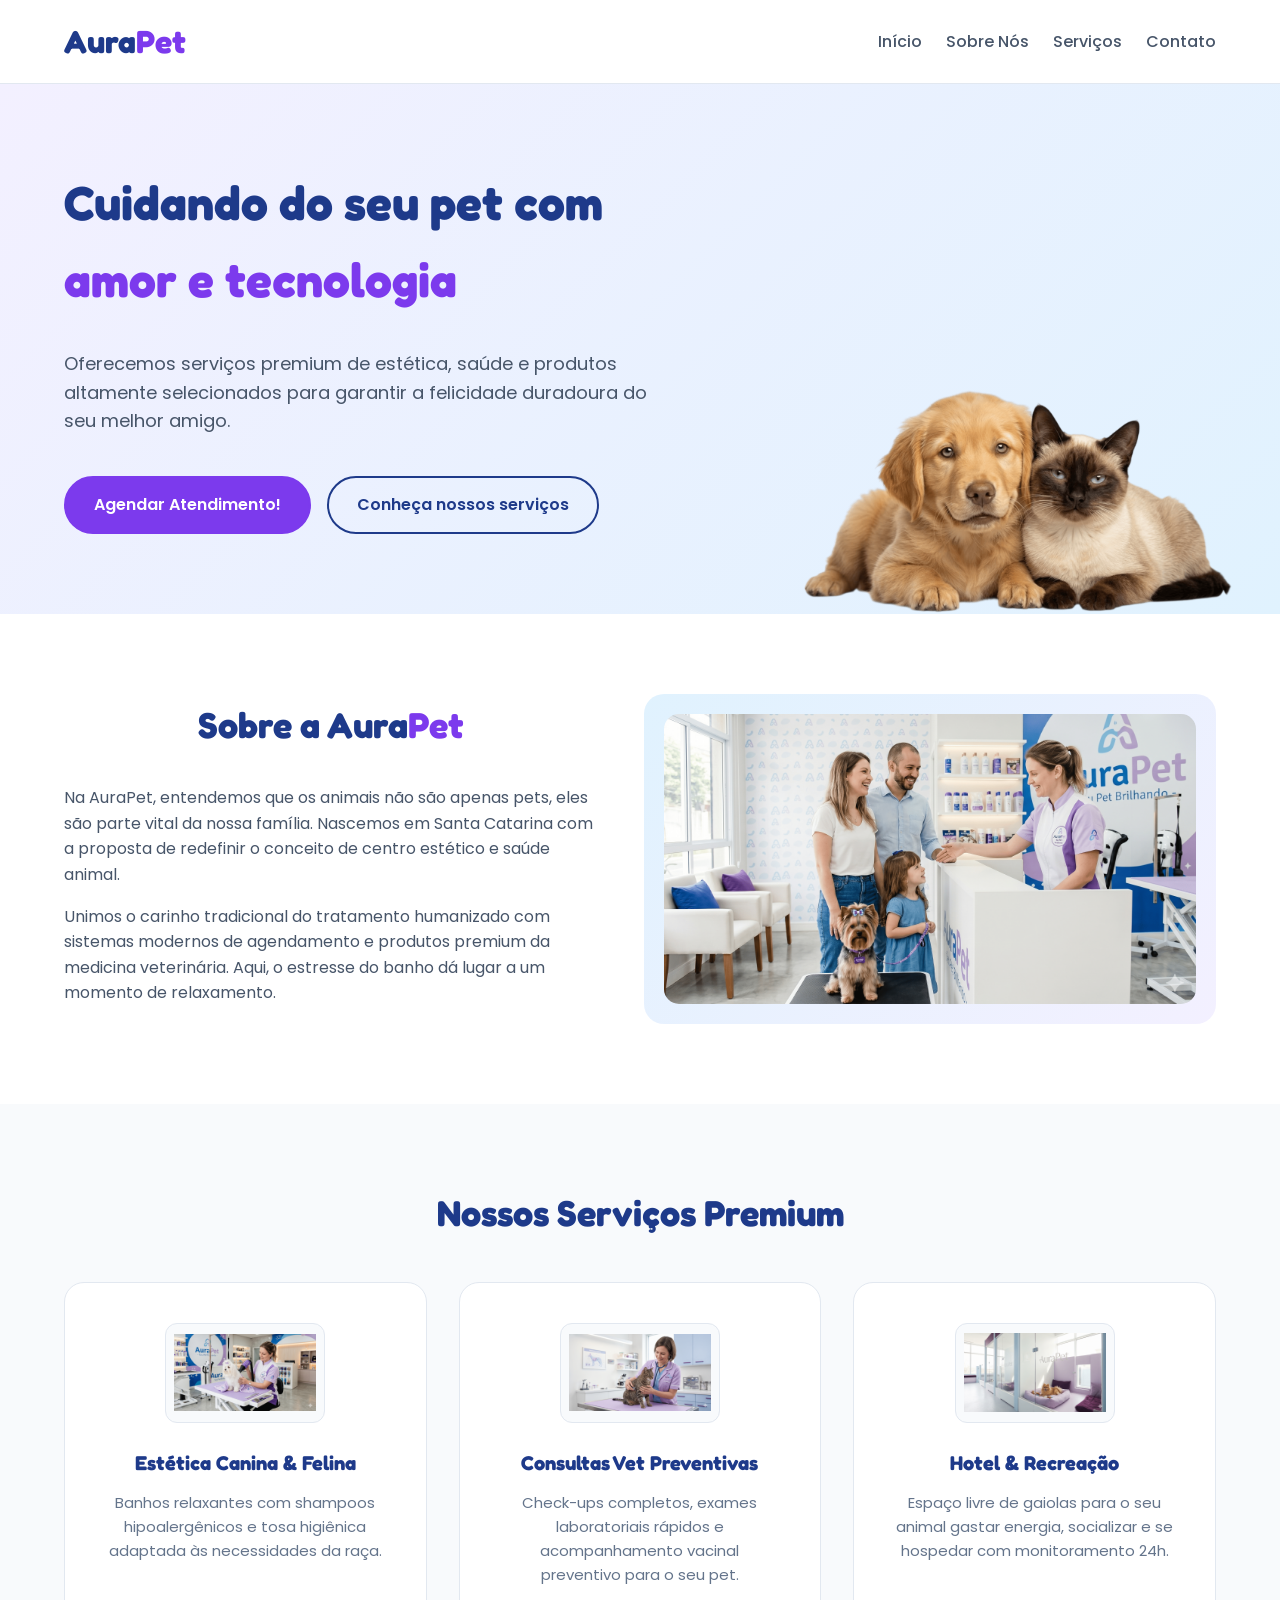
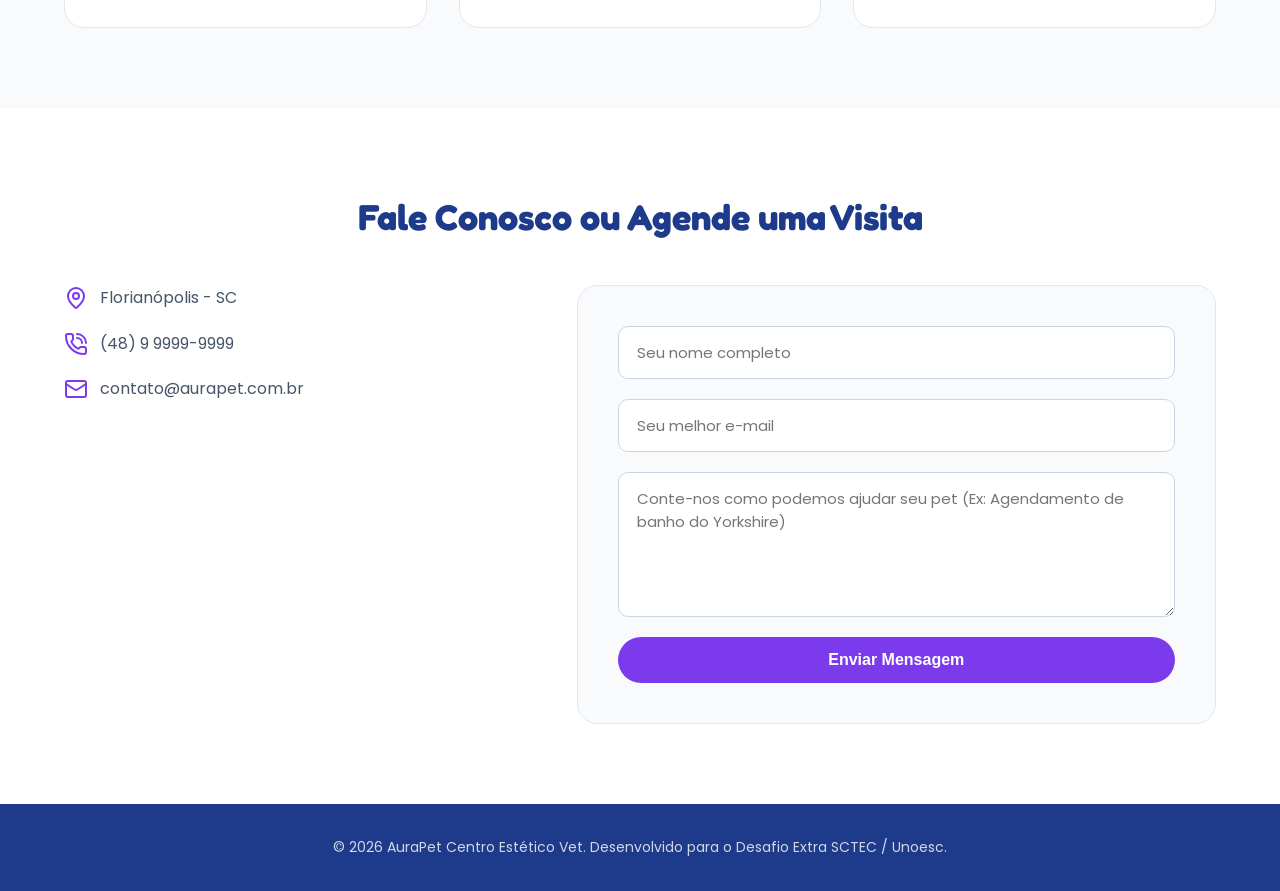
<file: projeto-aurapet/index.html>
<!DOCTYPE html>
<html lang="pt-br">
  <head>
    <meta charset="UTF-8" />
    
    <meta name="viewport" content="width=device-width, initial-scale=1.0" />
    <meta http-equiv="X-UA-Compatible" content="ie=edge" />
    
    <title>AuraPet - Cuidando do seu melhor amigo com amor e tecnologia</title>
    
    <link rel="preconnect" href="https://fonts.googleapis.com" />
    <link rel="preconnect" href="https://fonts.gstatic.com" crossorigin />
    <link href="https://fonts.googleapis.com/css2?family=Fredoka:wght@400;500;700&family=Poppins:wght@400;500;600;700&display=swap" rel="stylesheet" />

    <link rel="stylesheet" href="style.css" />
  </head>
  <body>
    
    <header>
      <div class="container cabecalho">
        
        <div class="logotipo">Aura<span class="logotipo-destaque">Pet</span></div>

        <button class="hamburguer"></button>

        <nav class="menu">
          <a href="#">Início</a>
          <a href="#sobre">Sobre Nós</a>
          <a href="#servicos">Serviços</a>
          <a href="#contato">Contato</a>
        </nav>
      </div>
    </header>

    <main>
      
      <section class="hero" id="hero">
        <div class="container">
          
          <div class="hero_conteudo">
            <h1>
              Cuidando do seu pet com <br />
              <span class="text-purple">amor e tecnologia</span>
            </h1>
            <p>
              Oferecemos serviços premium de estética, saúde e produtos altamente selecionados 
              para garantir a felicidade duradoura do seu melhor amigo.
            </p>
            
            <div class="hero_acoes">
              <a href="#contato" class="btn btn-primary">Agendar Atendimento!</a>
              <a href="#servicos" class="btn btn-secondary">Conheça nossos serviços</a>
            </div>
          </div>

          <div class="hero_imagem">
            <img src="imagens/filhotes-Photoroom.png" alt="Cachorro Golden e Gato Siamês bem cuidados olhando para a foto" />
          </div>
        </div>
      </section>

      <section class="sobre" id="sobre">
        <div class="container sobre_info">
          
          <div class="sobre_conteudo">
            <h2>Sobre a Aura<span class="text-purple">Pet</span></h2>
            <p>
              Na AuraPet, entendemos que os animais não são apenas pets, eles são parte vital da nossa família. 
              Nascemos em Santa Catarina com a proposta de redefinir o conceito de centro estético e saúde animal.
            </p>
            <p>
              Unimos o carinho tradicional do tratamento humanizado com sistemas modernos de agendamento e 
              produtos premium da medicina veterinária. Aqui, o estresse do banho dá lugar a um momento de relaxamento.
            </p>
          </div>
          
          <div class="sobre_imagem">
            <img src="imagens/sobrenos.png" alt="Profissional da AuraPet recebendo clientes e pet em suas instalações." />
          </div>
        </div>
      </section>

      <section class="servicos" id="servicos">
        <div class="container">
          <h2>Nossos Serviços Premium</h2>
          
          <div class="servicos_grid">
            
            <article class="servico_card">
              <div class="servico_icone">
                <img src="imagens/banho.png" alt="Imagem de profissional Aurapet representando estética" />
              </div>
              <h3>Estética Canina & Felina</h3>
              <p>Banhos relaxantes com shampoos hipoalergênicos e tosa higiênica adaptada às necessidades da raça.</p>
            </article>

            <article class="servico_card">
              <div class="servico_icone">
                <img src="imagens/consulta.png" alt="Imagem de profissional Aurapet representando atendimento veterinário" />
              </div>
              <h3>Consultas Vet Preventivas</h3>
              <p>Check-ups completos, exames laboratoriais rápidos e acompanhamento vacinal preventivo para o seu pet.</p>
            </article>

            <article class="servico_card">
              <div class="servico_icone">
                <img src="imagens/hotel.png" alt="Imagem da estrutura de hospedagem Aurapet com pets hospedados" />
              </div>
              <h3>Hotel & Recreação</h3>
              <p>Espaço livre de gaiolas para o seu animal gastar energia, socializar e se hospedar com monitoramento 24h.</p>
            </article>

          </div>
        </div>
      </section>

      <section class="contato" id="contato">
        <div class="container">
          <h2>Fale Conosco ou Agende uma Visita</h2>
          
          <div class="contato_container">
            
            <div class="contato_info">
              <p>
                <svg xmlns="http://www.w3.org/2000/svg" viewBox="0 0 24 24" fill="none" stroke="currentColor" stroke-width="2" stroke-linecap="round" stroke-linejoin="round" class="lucide lucide-map-pin"><path d="M20 10c0 4.993-5.539 10.193-7.399 11.799a1 1 0 0 1-1.202 0C9.539 20.193 4 14.993 4 10a8 8 0 0 1 16 0"/><circle cx="12" cy="10" r="3"/></svg>
                Florianópolis - SC
              </p>
              <p>
                <svg xmlns="http://www.w3.org/2000/svg" viewBox="0 0 24 24" fill="none" stroke="currentColor" stroke-width="2" stroke-linecap="round" stroke-linejoin="round" class="lucide lucide-phone-call"><path d="M13 2a9 9 0 0 1 9 9"/><path d="M13 6a5 5 0 0 1 5 5"/><path d="M13.832 16.568a1 1 0 0 0 1.213-.303l.355-.465A2 2 0 0 1 17 15h3a2 2 0 0 1 2 2v3a2 2 0 0 1-2 2A18 18 0 0 1 2 4a2 2 0 0 1 2-2h3a2 2 0 0 1 2 2v3a2 2 0 0 1-.8 1.6l-.468.351a1 1 0 0 0-.292 1.233 14 14 0 0 0 6.392 6.384"/></svg>
                (48) 9 9999-9999
              </p>
              <p>
                <svg xmlns="http://www.w3.org/2000/svg" viewBox="0 0 24 24" fill="none" stroke="currentColor" stroke-width="2" stroke-linecap="round" stroke-linejoin="round" class="lucide lucide-mail"><path d="m22 7-8.991 5.727a2 2 0 0 1-2.009 0L2 7"/><rect x="2" y="4" width="20" height="16" rx="2"/></svg>
                contato@aurapet.com.br
              </p>
            </div>
            
            <form class="contato_formulario">
              <input type="text" id="form_nome" placeholder="Seu nome completo" required />
              <input type="email" id="form_email" placeholder="Seu melhor e-mail" required />
              <textarea id="form_mensagem" placeholder="Conte-nos como podemos ajudar seu pet (Ex: Agendamento de banho do Yorkshire)" rows="5" required></textarea>
              <button type="submit" class="btn btn-primary">Enviar Mensagem</button>
            </form>
            
          </div>
        </div>
      </section>

      <footer>
        <div class="container">
          <p>&copy; 2026 AuraPet Centro Estético Vet. Desenvolvido para o Desafio Extra SCTEC / Unoesc.</p>
        </div>
      </footer>
    </main>

    <script src="./script.js"></script>
  </body>
</html>
</file>
<file: projeto-aurapet/style.css>
/* ==========================================================================
   style.css - Arquivo de Estilização Principal para AuraPet
   Objetivo: Definir a identidade visual (cores, fontes, espaçamento,
   responsividade) da landing page.
   ========================================================================== */

/* 1. CONFIGURAÇÕES GERAIS E "RESET"
   Aqui garantimos que a página comece "limpa", sem margens padrão dos
   navegadores que podem atrapalhar o layout. */
* {
  margin: 0;
  padding: 0;
  /* Box-sizing: border-box é vital. Ele garante que padding e bordas
     não "empurrem" o tamanho do elemento para fora, facilitando o cálculo
     de layouts (Flexbox e Grid). */
  box-sizing: border-box;
}

/* 2. TIPOGRAFIA E CORES BASE DO CORPO
   Definimos a fonte principal para o texto e a cor de fundo padrão. */
body {
  /* Usamos uma fonte sans-serif limpa e moderna como 'Poppins'.
     Certifique-se de que o link do Google Fonts no HTML aponta para ela. */
  font-family: "Poppins", sans-serif;
  background-color: #ffffff; /* Branco puro para clareza e espaço */
  color: #1e293b; /* Um cinza muito escuro (quase preto) para o texto principal,
                    melhorando a leitura do que preto puro. */
  line-height: 1.6; /* Aumenta o espaçamento entre linhas para facilitar a leitura. */
}

/* 3. TÍTULOS (HEADINGS)
   Definimos uma fonte diferente e cores mais fortes para os títulos,
   criando uma hierarquia visual. */
h1, h2, h3, h4 {
  /* Uma fonte ligeiramente mais arredondada e amigável como 'Fredoka'. */
  font-family: "Fredoka", sans-serif;
  color: #1e3a8a; /* Um Azul Marinho Profundo, passando confiança. */
  font-weight: 700;
}

h1 {
  /* Título principal (Seção Hero) */
  font-size: 48px;
  margin-bottom: 16px;
}

h2 {
  /* Títulos de seção (Sobre, Serviços, Contato) */
  font-size: 36px;
  text-align: center; /* Centraliza os títulos das seções. */
  margin-bottom: 32px;
}

/* 4. ELEMENTOS UTILITÁRIOS
   Classes que podemos reutilizar em qualquer lugar. */

/* .container: O elemento mais importante de layout. Ele centraliza o conteúdo
   em telas grandes e impede que o texto fique "esticado" de ponta a ponta,
   o que dificulta a leitura. */
.container {
  width: 100%;
  max-width: 1200px; /* Largura máxima confortável para leitura. */
  margin: 0 auto; /* Centraliza horizontalmente. */
  padding-left: 24px;
  padding-right: 24px;
}

/* Classes de Cores Utilitárias */
.text-lilac {
  color: #a78bfa; /* Lilás Suave */
}

.text-purple {
  color: #7c3aed; /* Roxo Vibrante */
}

/* ==========================================================================
   COMPONENTES ESPECÍFICOS DA PÁGINA
   Aqui estilizamos cada seção do HTML na ordem em que aparecem.
   ========================================================================== */

/* 5. CABEÇALHO (HEADER) */
header {
  background-color: #ffffff;
  border-bottom: 1px solid #e2e8f0; /* Uma linha sutil para separar o topo. */
  padding: 16px 0;
}

/* .cabecalho: Alinha o logotipo e o menu usando Flexbox. */
.cabecalho {
  display: flex;
  align-items: center;
  justify-content: space-between; /* Empurra logo para esquerda e menu para direita. */
}

/* Estilo do Logotipo textual "AuraPet" */
.logotipo {
  font-family: "Fredoka", sans-serif;
  font-size: 32px;
  font-weight: bold;
  color: #1e3a8a; /* Azul Marinho */
}

/* O "Pet" do logotipo com a cor Roxo Vibrante. */
.logotipo-destaque {
  color: #7c3aed;
}

/* .menu: Alinha os links de navegação. */
.cabecalho .menu {
  display: flex;
  gap: 24px; /* Espaço entre os links. */
}

.cabecalho .menu a {
  text-decoration: none; /* Remove o sublinhado padrão. */
  color: #475569; /* Cinza médio para os links. */
  font-weight: 500;
  transition: color 0.3s ease; /* Efeito suave ao passar o mouse. */
}

/* Efeito Hover: Quando o usuário passa o mouse sobre o link. */
.cabecalho .menu a:hover {
  color: #7c3aed; /* Muda para Roxo Vibrante. */
}

/* Oculta o botão hambúrguer (menu móvel) por padrão. */
.hamburguer {
  display: none;
}

/* 6. SEÇÃO HERO (DESTAQUE)
   A seção principal que o usuário vê ao carregar a página. */
.hero {
  /* Mudamos para um gradiente suave usando nossa nova paleta. */
  background: linear-gradient(135deg, #f3f0ff 0%, #e0f2fe 100%);
  color: #1e293b;
  padding: 80px 0;
  display: flex;
  align-items: center;
  /* position: relative; é necessário para o posicionamento absoluto da imagem. */
  position: relative;
  overflow: hidden; /* Garante que a imagem absoluta não crie barras de rolagem. */
}

.hero_conteudo {
  display: flex;
  flex-direction: column;
  gap: 16px;
  max-width: 600px; /* Limita a largura do texto para não cobrir a imagem. */
}

.hero p {
  font-size: 18px;
  color: #475569;
}

/* .hero_acoes: Alinha os botões de ação. */
.hero .hero_acoes {
  display: flex;
  align-items: center;
  gap: 16px;
  margin-top: 24px;
}

/* Estilo Base dos Botões (CTAs) */
.btn {
  display: inline-block;
  padding: 14px 28px;
  border-radius: 50px; /* Bordas circulares como solicitado. */
  font-weight: 600;
  text-decoration: none;
  transition: all 0.3s ease;
  cursor: pointer;
}

/* Botão Primário (Roxo Vibrante) */
.btn-primary {
  background-color: #7c3aed;
  color: #ffffff;
  border: 2px solid #7c3aed;
}

.btn-primary:hover {
  background-color: #6d28d9; /* Roxo mais escuro no hover. */
  border-color: #6d28d9;
}

/* Botão Secundário (Apenas borda Azul) */
.btn-secondary {
  background-color: transparent;
  color: #1e3a8a;
  border: 2px solid #1e3a8a;
}

.btn-secondary:hover {
  background-color: #e0f2fe; /* Fundo azul muito claro no hover. */
}

/* .hero_imagem: Posiciona a imagem do pet de forma absoluta. */
.hero_imagem img {
  width: 450px;
  /* position: absolute; remove a imagem do fluxo normal e a posiciona
     em relação ao elemento pai que tem position: relative (.hero). */
  position: absolute;
  bottom: 0; /* Alinha no fundo da seção hero. */
  right: 40px; /* Afasta 40px da borda direita. */
  z-index: 1; /* Garante que a imagem fique sobre o fundo, mas sob o texto se cruzarem. */
}

/* Responsividade para a Seção Hero (Telas até 992px) */
@media (max-width: 992px) {
  .hero {
    padding: 60px 0;
  }
  .hero_conteudo {
    max-width: 100%;
    text-align: center;
    align-items: center;
  }
  .hero_imagem img {
    /* Em telas menores, a imagem absoluta cobriria o texto.
       Mudamos para o fluxo normal e centralizamos. */
    position: static;
    display: block;
    width: 300px;
    margin: 40px auto 0 auto;
  }
}

/* 7. SEÇÃO SOBRE NÓS */
.sobre {
  padding: 80px 0;
}

/* .sobre_info: Alinha o texto e a imagem em colunas usando Flexbox. */
.sobre_info {
  display: flex;
  align-items: center;
  gap: 48px;
  flex-wrap: wrap; /* Permite quebrar em colunas no celular. */
}

.sobre_conteudo {
  flex: 1; /* Ocupa metade da largura disponível. */
  min-width: 300px;
}

.sobre_conteudo p {
  margin-bottom: 16px;
  color: #475569;
}

/* .sobre_imagem: Estiliza o contêiner da imagem "Sobre". */
.sobre_imagem {
  flex: 1; /* Ocupa a outra metade da largura. */
  min-width: 300px;
  border-radius: 20px;
  overflow: hidden; /* Garante que a imagem respeite as bordas arredondadas. */
  /* Vamos usar um gradiente sutil no fundo enquanto a imagem não carrega. */
  background: linear-gradient(135deg, #e0f2fe 0%, #f3f0ff 100%);
  padding: 20px; /* Cria um "recuo" para a imagem. */
  display: flex;
  justify-content: center;
}

.sobre_imagem img {
  max-width: 100%; /* Garante que a imagem não transborde o contêiner. */
  height: auto;
  border-radius: 15px; /* Bordas arredondadas na própria imagem. */
}

/* Responsividade para a Seção Sobre (Celular) */
@media (max-width: 768px) {
  .sobre_info {
    flex-direction: column; /* Empilha o texto sobre a imagem. */
    text-align: center;
  }
}

/* ==========================================================================
   8. SEÇÃO DE SERVIÇOS (TOTALMENTE NOVA)
   Objetivo: Apresentar os serviços principais usando uma estrutura de cards
   organizada com CSS Grid.
   ========================================================================== */
.servicos {
  background-color: #f8fafc; /* Um cinza muito claro para diferenciar a seção. */
  padding: 80px 0;
}

/* .servicos_grid: O elemento pai que define o layout em grade (CSS Grid). */
.servicos_grid {
  display: grid;
  /* grid-template-columns: repeat(auto-fit, minmax(280px, 1fr)):
     Essa é a mágica da responsividade automática do Grid.
     - 'auto-fit' cria quantas colunas couberem no espaço.
     - 'minmax(280px, 1fr)' garante que cada card tenha no MÍNIMO 280px
       e no MÁXIMO ocupe 1 fração (fr) do espaço disponível.
       Se a tela encolher, o Grid automaticamente reduz o número de colunas
       sem precisarmos de Media Queries! */
  grid-template-columns: repeat(auto-fit, minmax(280px, 1fr));
  gap: 32px; /* Espaço entre os cards. */
  margin-top: 40px;
}

/* .servico_card: Estiliza cada card individual de serviço. */
.servico_card {
  background-color: #ffffff;
  padding: 40px;
  border-radius: 20px;
  border: 1px solid #e2e8f0;
  text-align: center;
  transition: transform 0.3s ease, box-shadow 0.3s ease;
  display: flex;
  flex-direction: column;
  align-items: center;
}

/* Efeito Hover nos Cards */
.servico_card:hover {
  transform: translateY(-5px); /* O card "levanta" ligeiramente. */
  box-shadow: 0 10px 15px -3px rgba(0, 0, 0, 0.1), 0 4px 6px -2px rgba(0, 0, 0, 0.05); /* Sombra suave. */
}

/* ==========================================================================
   Ajuste Otimizado para Imagens de Serviço Personalizadas (Substituir no CSS)
   ========================================================================== */

/* .servico_icone: Transforma o círculo antigo numa moldura geométrica legível */
.servico_icone {
  width: 100%;
  max-width: 160px;          /* Largura máxima equilibrada dentro do card */
  height: 100px;             /* Altura ideal para o formato de imagem paisagem/retangular */
  border-radius: 12px;       /* Cantos suavemente abaulados para harmonia visual */
  background-color: #f8fafc; /* Fundo neutro sutil para destacar a imagem */
  display: flex;
  align-items: center;
  justify-content: center;
  margin-bottom: 24px;
  overflow: hidden;          /* Blindagem contra vazamentos de layout */
  border: 1px solid #e2e8f0; /* Linha de contorno muito sutil */
}

/* Garante que a tua imagem apareça por inteiro, sem cortes ou deformações */
.servico_icone img {
  width: 100%;
  height: 100%;
  object-fit: contain;       /* Preserva a proporção original de forma estrita */
  padding: 8px;              /* Margem interna de segurança para leitura legível */
}

.servico_card h3 {
  font-size: 20px;
  color: #1e3a8a;
  margin-bottom: 12px;
}

.servico_card p {
  color: #64748b; /* Cinza médio para descrição. */
  font-size: 15px;
}

/* 9. SEÇÃO DE CONTATO */
.contato {
  background-color: #ffffff;
  padding: 80px 0;
}

/* .contato_container: Alinha informações e formulário usando Flexbox. */
.contato_container {
  display: flex;
  align-items: flex-start;
  gap: 48px;
  margin-top: 40px;
}

.contato_info {
  flex: 1;
  display: flex;
  flex-direction: column;
  gap: 20px;
}

.contato_info p {
  display: flex;
  align-items: center;
  gap: 12px;
  color: #475569;
}

/* Estilo dos Ícones SVG do contato. */
.contato_info svg {
  color: #7c3aed; /* Roxo Vibrante nos ícones. */
  width: 24px;
  height: 24px;
}

/* .contato_formulario: Estiliza o contêiner do formulário. */
.contato_formulario {
  flex: 1.2; /* Ocupa um pouco mais de espaço que as info. */
  background-color: #f8fafc;
  padding: 40px;
  border-radius: 20px;
  border: 1px solid #e2e8f0;
  display: flex;
  flex-direction: column;
  gap: 20px;
}

/* Estilo dos campos de entrada (Inputs e Textarea) */
.contato_formulario input,
.contato_formulario textarea {
  width: 100%;
  padding: 14px 18px;
  border: 1px solid #cbd5e1;
  border-radius: 10px;
  font-family: "Poppins", sans-serif;
  font-size: 15px;
  color: #1e293b;
  transition: border-color 0.3s ease;
}

/* Efeito ao clicar no campo (Focus) */
.contato_formulario input:focus,
.contato_formulario textarea:focus {
  outline: none; /* Remove a borda padrão do navegador. */
  border-color: #a78bfa; /* Borda fica Lilás Suave. */
  box-shadow: 0 0 0 3px rgba(167, 139, 250, 0.2); /* Sombra suave Lilás. */
}

/* Estilo do Botão de Enviar (usando a classe .btn-primary) */
.contato_formulario button {
  border: none;
  width: 100%; /* Botão ocupa toda a largura do form. */
  font-size: 16px;
  cursor: pointer;
}

/* Responsividade para a Seção de Contato (Celular) */
@media (max-width: 768px) {
  .contato_container {
    flex-direction: column; /* Empilha info sobre formulário no celular. */
  }
}

/* 10. RODAPÉ (FOOTER) */
footer {
  background-color: #1e3a8a; /* Azul Marinho Profundo. */
  color: #ffffff;
  padding: 32px 0;
  text-align: center;
}

footer p {
  font-size: 14px;
  opacity: 0.8; /* Torna o texto do rodapé ligeiramente mais suave. */
}
</file>
